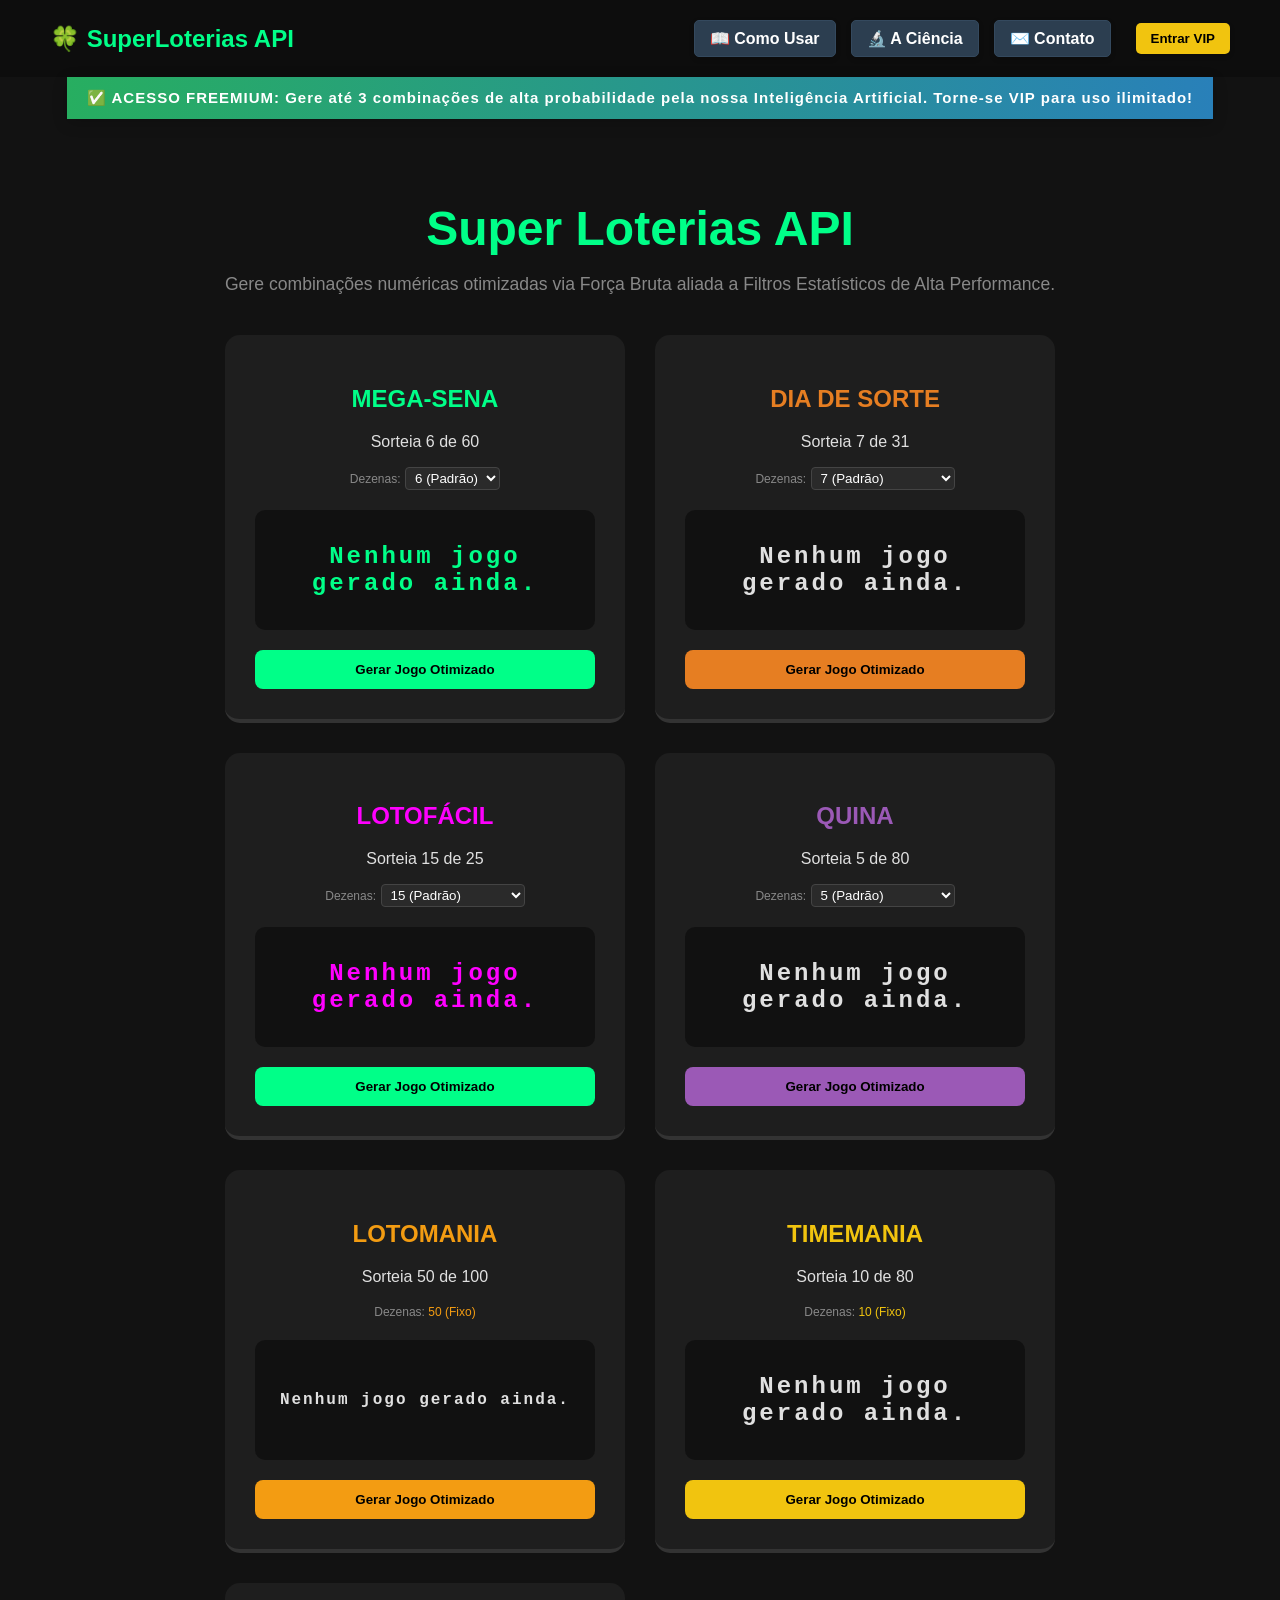
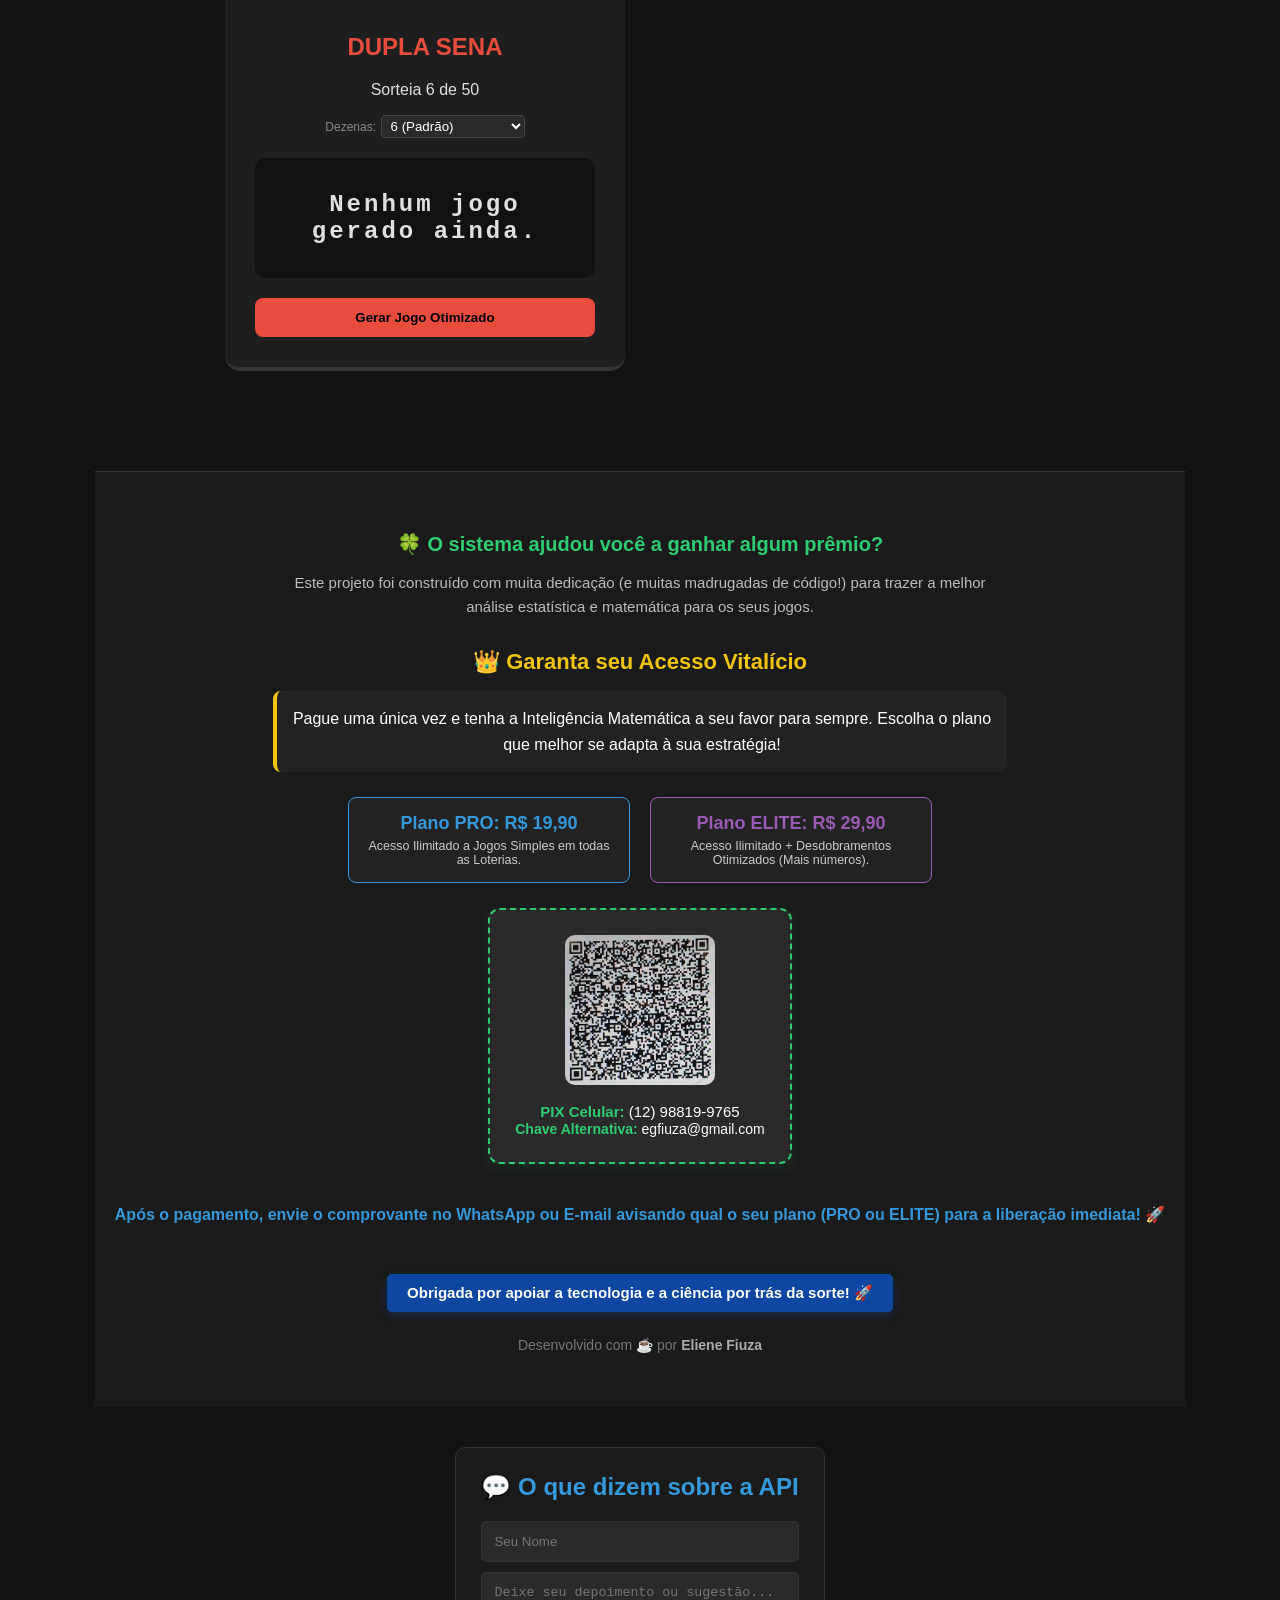
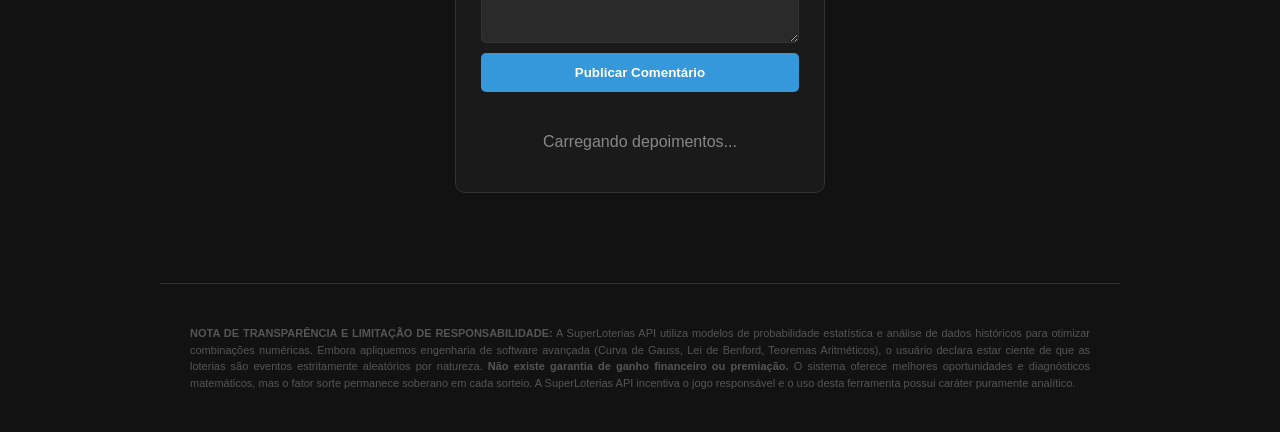
<file: index.html>
<!DOCTYPE html>
<html lang="pt-br">
<head>
    <meta charset="UTF-8">
    <meta name="viewport" content="width=device-width, initial-scale=1.0">
    <title>SuperLoterias API | Inteligência na Nuvem</title>
    <link rel="stylesheet" href="style.css">
</head>
<body>
    <header>
    <div class="logo">🍀 SuperLoterias API</div>
        <nav style="display: flex; gap: 15px; align-items: center; flex-wrap: wrap; justify-content: center;">
            <a href="#" onclick="abrirInstrucoes()" style="padding: 8px 15px; background: #2c3e50; border: 1px solid #34495e; border-radius: 5px; color: white; text-decoration: none; font-weight: bold; transition: 0.3s; box-shadow: 0 2px 5px rgba(0,0,0,0.2);">📖 Como Usar</a>
            <a href="#" onclick="abrirCiencia()" style="padding: 8px 15px; background: #2c3e50; border: 1px solid #34495e; border-radius: 5px; color: white; text-decoration: none; font-weight: bold; transition: 0.3s; box-shadow: 0 2px 5px rgba(0,0,0,0.2);">🔬 A Ciência</a>
            <a href="#" onclick="abrirContato()" style="padding: 8px 15px; background: #2c3e50; border: 1px solid #34495e; border-radius: 5px; color: white; text-decoration: none; font-weight: bold; transition: 0.3s; box-shadow: 0 2px 5px rgba(0,0,0,0.2);">✉️ Contato</a>
            <div id="area-autenticacao" style="margin-left: 10px; display: flex; align-items: center; gap: 10px;">
    </div>
        </nav>
    </header>

    <div style="background: linear-gradient(90deg, #27ae60, #2980b9); color: white; text-align: center; padding: 12px 20px; font-weight: bold; font-size: 15px; letter-spacing: 1px; box-shadow: 0 4px 15px rgba(0, 0, 0, 0.2);">
        ✅ ACESSO FREEMIUM: Gere até 3 combinações de alta probabilidade pela nossa Inteligência Artificial. Torne-se VIP para uso ilimitado!
    </div>

    <main class="container">
        <h1>Super Loterias API</h1>
        <p class="subtitle">Gere combinações numéricas otimizadas via Força Bruta aliada a Filtros Estatísticos de Alta Performance.</p>

        <div class="cards-grid">
            <div class="card mega">
                <h2>MEGA-SENA</h2><p>Sorteia 6 de 60</p>
                <div style="margin: 10px 0;">
                    <label style="font-size: 12px; color: #888;">Dezenas:</label>
                    <select id="qtd_mega" style="background: #2a2a2a; color: white; border: 1px solid #444; border-radius: 4px; padding: 2px 5px;">
                        <option value="6">6 (Padrão)</option>
                        <option value="7">7 (Elite)</option>
                        <option value="8">8 (Elite)</option>
                        <option value="9">9 (Elite)</option>
                        <option value="10">10 (Elite)</option>
                        <option value="15">15 (Elite)</option>
                    </select>
                </div>
                <div id="resultado-mega" class="resultado-box" style="min-height: 80px;">
                    <h2 id="numeros_mega" style="letter-spacing: 3px; margin: 10px 0;">Nenhum jogo gerado ainda.</h2>
                    <p id="analise_mega" style="font-size: 12px; color: #aaa; margin: 0;"></p>
                </div>
                <button id="btn_mega" onclick="gerarJogo('mega')" class="btn-gerar">Gerar Jogo Otimizado</button>
            </div>
            
            <div class="card diadesorte">
                <h2 style="color: #e67e22;">DIA DE SORTE</h2><p>Sorteia 7 de 31</p>
                <div style="margin: 10px 0;">
                    <label style="font-size: 12px; color: #888;">Dezenas:</label>
                    <select id="qtd_diadesorte" style="background: #2a2a2a; color: white; border: 1px solid #444; border-radius: 4px; padding: 2px 5px;">
                        <option value="7">7 (Padrão)</option>
                        <option value="8">8 (Elite)</option>
                        <option value="9">9 (Elite)</option>
                        <option value="10">10 (Elite)</option>
                        <option value="15">15 (Máximo Caixa)</option>
                    </select>
                </div>
                <div id="resultado-diadesorte" class="resultado-box" style="min-height: 80px;">
                    <h2 id="numeros_diadesorte" style="letter-spacing: 3px; margin: 10px 0;">Nenhum jogo gerado ainda.</h2>
                    <p id="analise_diadesorte" style="font-size: 12px; color: #aaa; margin: 0;"></p>
                </div>
                <button id="btn_diadesorte" onclick="gerarJogo('diadesorte')" class="btn-gerar" style="background-color: #e67e22;">Gerar Jogo Otimizado</button>
            </div>

            <div class="card loto">
                <h2>LOTOFÁCIL</h2><p>Sorteia 15 de 25</p>
                <div style="margin: 10px 0;">
                    <label style="font-size: 12px; color: #888;">Dezenas:</label>
                    <select id="qtd_lotofacil" style="background: #2a2a2a; color: white; border: 1px solid #444; border-radius: 4px; padding: 2px 5px;">
                        <option value="15">15 (Padrão)</option>
                        <option value="16">16 (Elite)</option>
                        <option value="17">17 (Elite)</option>
                        <option value="18">18 (Elite)</option>
                        <option value="19">19 (Elite)</option>
                        <option value="20">20 (Máximo Caixa)</option>
                    </select>
                </div>
                <div id="resultado-lotofacil" class="resultado-box" style="min-height: 80px;">
                    <h2 id="numeros_lotofacil" style="letter-spacing: 3px; margin: 10px 0;">Nenhum jogo gerado ainda.</h2>
                    <p id="analise_lotofacil" style="font-size: 12px; color: #aaa; margin: 0;"></p>
                </div>
                <button id="btn_lotofacil" onclick="gerarJogo('lotofacil')" class="btn-gerar">Gerar Jogo Otimizado</button>
            </div>

            <div class="card quina">
                <h2 style="color: #9b59b6;">QUINA</h2><p>Sorteia 5 de 80</p>
                <div style="margin: 10px 0;">
                    <label style="font-size: 12px; color: #888;">Dezenas:</label>
                    <select id="qtd_quina" style="background: #2a2a2a; color: white; border: 1px solid #444; border-radius: 4px; padding: 2px 5px;">
                        <option value="5">5 (Padrão)</option>
                        <option value="6">6 (Elite)</option>
                        <option value="7">7 (Elite)</option>
                        <option value="10">10 (Elite)</option>
                        <option value="15">15 (Máximo Caixa)</option>
                    </select>
                </div>
                <div id="resultado-quina" class="resultado-box" style="min-height: 80px;">
                    <h2 id="numeros_quina" style="letter-spacing: 3px; margin: 10px 0;">Nenhum jogo gerado ainda.</h2>
                    <p id="analise_quina" style="font-size: 12px; color: #aaa; margin: 0;"></p>
                </div>
                <button id="btn_quina" onclick="gerarJogo('quina')" class="btn-gerar" style="background-color: #9b59b6;">Gerar Jogo Otimizado</button>
            </div>

            <div class="card lotomania">
                <h2 style="color: #f39c12;">LOTOMANIA</h2><p>Sorteia 50 de 100</p>
                <div style="margin: 10px 0;">
                    <label style="font-size: 12px; color: #888;">Dezenas: <span style="color: #f39c12;">50 (Fixo)</span></label>
                </div>
                <div id="resultado-lotomania" class="resultado-box" style="min-height: 80px;">
                    <h2 id="numeros_lotomania" style="letter-spacing: 2px; font-size: 16px; margin: 10px 0;">Nenhum jogo gerado ainda.</h2>
                    <p id="analise_lotomania" style="font-size: 12px; color: #aaa; margin: 0;"></p>
                </div>
                <button id="btn_lotomania" onclick="gerarJogo('lotomania')" class="btn-gerar" style="background-color: #f39c12;">Gerar Jogo Otimizado</button>
            </div>

            <div class="card timemania">
                <h2 style="color: #f1c40f;">TIMEMANIA</h2><p>Sorteia 10 de 80</p>
                <div style="margin: 10px 0;">
                    <label style="font-size: 12px; color: #888;">Dezenas: <span style="color: #f1c40f;">10 (Fixo)</span></label>
                </div>
                <div id="resultado-timemania" class="resultado-box" style="min-height: 80px;">
                    <h2 id="numeros_timemania" style="letter-spacing: 3px; margin: 10px 0;">Nenhum jogo gerado ainda.</h2>
                    <p id="analise_timemania" style="font-size: 12px; color: #aaa; margin: 0;"></p>
                </div>
                <button id="btn_timemania" onclick="gerarJogo('timemania')" class="btn-gerar" style="background-color: #f1c40f; color: black;">Gerar Jogo Otimizado</button>
            </div>

            <div class="card duplasena">
                <h2 style="color: #e74c3c;">DUPLA SENA</h2><p>Sorteia 6 de 50</p>
                <div style="margin: 10px 0;">
                    <label style="font-size: 12px; color: #888;">Dezenas:</label>
                    <select id="qtd_duplasena" style="background: #2a2a2a; color: white; border: 1px solid #444; border-radius: 4px; padding: 2px 5px;">
                        <option value="6">6 (Padrão)</option>
                        <option value="7">7 (Elite)</option>
                        <option value="8">8 (Elite)</option>
                        <option value="10">10 (Elite)</option>
                        <option value="15">15 (Máximo Caixa)</option>
                    </select>
                </div>
                <div id="resultado-duplasena" class="resultado-box" style="min-height: 80px;">
                    <h2 id="numeros_duplasena" style="letter-spacing: 3px; margin: 10px 0;">Nenhum jogo gerado ainda.</h2>
                    <p id="analise_duplasena" style="font-size: 12px; color: #aaa; margin: 0;"></p>
                </div>
                <button id="btn_duplasena" onclick="gerarJogo('duplasena')" class="btn-gerar" style="background-color: #e74c3c;">Gerar Jogo Otimizado</button>
            </div>
        </div>
    </main>

    <div id="modal-instrucoes" style="display: none; position: fixed; top: 0; left: 0; width: 100%; height: 100%; background: rgba(0,0,0,0.85); z-index: 1000; justify-content: center; align-items: center;">
        <div style="background: #1a1a1a; padding: 40px; border-radius: 10px; text-align: left; border: 2px solid #e67e22; width: 800px; max-width: 95%; position: relative; color: white; max-height: 85vh; overflow-y: auto;">
            <button onclick="fecharInstrucoes()" style="position: absolute; top: 15px; right: 20px; background: none; border: none; color: white; cursor: pointer; font-size: 18px; font-weight: bold;">X</button>
            
            <h2 style="color: #e67e22; margin-top: 0; text-align: center; font-size: 26px;">🏎️ O Segredo da Teimosinha</h2>
            
            <p style="font-size: 16px; line-height: 1.6; color: #ccc;">Gerar um jogo com a <b>SuperLoterias API</b> e usá-lo apenas uma vez é como comprar uma Ferrari e abastecer com gasolina adulterada! Nossos algoritmos encontram a combinação com a maior tendência estatística. Para que a matemática trabalhe a seu favor, <b>você precisa dar tempo a ela.</b></p>
            
            <div style="background: #222; padding: 15px; border-radius: 8px; border-left: 4px solid #3498db; margin-bottom: 25px;">
                <h3 style="color: #3498db; margin-top: 0;">Regra de Ouro:</h3>
                <p style="margin-bottom: 0;">Ao gerar seus números otimizados, vá à lotérica (ou no app) e marque a opção <b>Teimosinha para 4 ou 8 concursos consecutivos</b>. Mantenha o mesmo jogo forte em vez de trocar por jogos fracos toda semana.</p>
            </div>

            <h3 style="color: #2ecc71; text-align: center;">🏆 Caso Real de Sucesso</h3>
            <div style="background: #2a2a2a; padding: 20px; border-radius: 8px; display: flex; gap: 20px; flex-wrap: wrap; align-items: center; justify-content: center;">
                <div style="flex: 1; min-width: 250px;">
                    <p style="color: #bbb; line-height: 1.6;">
                        Usando as técnicas de Força Bruta e os filtros da API, nossa assinante <strong style="color: #f1c40f;">ELITE</strong> Flávia aplicou a estratégia avançada de desdobramento (8 dezenas) no Dia de Sorte. Resultado? Uma premiação total de <strong style="color: #2ecc71;">R$ 4.469,58</strong> em um único bilhete! Contra fatos (e matemática) não há argumentos.
                    </p>
                </div>
                <div style="flex: 1; text-align: center; min-width: 250px;">
                    <a href="comprovantePremio.pdf" target="_blank" style="display: inline-block; padding: 10px 20px; background: #2ecc71; color: black; font-weight: bold; text-decoration: none; border-radius: 5px;">📄 Ver Comprovante Oficial</a>
                </div>
            </div>
        </div>
    </div>

    <div id="modal-login" style="display: none; position: fixed; top: 0; left: 0; width: 100%; height: 100%; background: rgba(0,0,0,0.8); z-index: 1000; justify-content: center; align-items: center;">
        <div style="background: #1a1a1a; padding: 30px; border-radius: 10px; text-align: center; border: 2px solid #2ecc71; width: 300px; position: relative;">
            <button onclick="fecharModal()" style="position: absolute; top: 10px; right: 15px; background: none; border: none; color: white; cursor: pointer; font-size: 16px;">X</button>
            <h2 style="color: #2ecc71; margin-top: 0;">Entrar no Sistema</h2>
            <input type="email" id="email_login" placeholder="Seu E-mail" style="width: 90%; padding: 10px; margin-bottom: 10px; border-radius: 5px; border: 1px solid #333; background: #2a2a2a; color: white;" required>
            <input type="password" id="senha_login" placeholder="Sua Senha" style="width: 90%; padding: 10px; margin-bottom: 20px; border-radius: 5px; border: 1px solid #333; background: #2a2a2a; color: white;" required>
            <button onclick="fazerLogin(event)" style="width: 100%; padding: 12px; background: #2ecc71; border: none; border-radius: 5px; font-weight: bold; cursor: pointer;">Acessar API</button>
            <p style="color: #888; font-size: 14px; margin-top: 15px;">Ainda não tem conta? <a href="#" onclick="trocarParaCadastro()" style="color: #2ecc71; text-decoration: none; font-weight: bold;">Cadastre-se</a></p>
        </div>
    </div>

    <div id="modal-cadastro" style="display: none; position: fixed; top: 0; left: 0; width: 100%; height: 100%; background: rgba(0,0,0,0.8); z-index: 1000; justify-content: center; align-items: center;">
        <div style="background: #1a1a1a; padding: 30px; border-radius: 10px; text-align: center; border: 2px solid #2ecc71; width: 300px; position: relative;">
            <button onclick="fecharModalCadastro()" style="position: absolute; top: 10px; right: 15px; background: none; border: none; color: white; cursor: pointer; font-size: 16px;">X</button>
            <h2 style="color: #2ecc71; margin-top: 0;">Criar Conta VIP</h2>
            <input type="text" id="nome_cad" placeholder="Seu Nome" style="width: 90%; padding: 10px; margin-bottom: 10px; border-radius: 5px; border: 1px solid #333; background: #2a2a2a; color: white;" required>
            <input type="email" id="email_cad" placeholder="Seu E-mail" style="width: 90%; padding: 10px; margin-bottom: 10px; border-radius: 5px; border: 1px solid #333; background: #2a2a2a; color: white;" required>
            <input type="password" id="senha_cad" placeholder="Sua Senha" style="width: 90%; padding: 10px; margin-bottom: 20px; border-radius: 5px; border: 1px solid #333; background: #2a2a2a; color: white;" required>
            <button onclick="fazerCadastro(event)" style="width: 100%; padding: 12px; background: #55efc4; border: none; border-radius: 5px; font-weight: bold; cursor: pointer; color: #000;">Cadastrar</button>
            <p style="color: #888; font-size: 14px; margin-top: 15px;">Já tem uma conta? <a href="#" onclick="trocarParaLogin()" style="color: #2ecc71; text-decoration: none; font-weight: bold;">Faça Login</a></p>
        </div>
    </div>

    <div id="modal-ciencia" style="display: none; position: fixed; top: 0; left: 0; width: 100%; height: 100%; background: rgba(0,0,0,0.8); z-index: 1000; justify-content: center; align-items: center;">
        <div style="background: #1a1a1a; padding: 40px; border-radius: 10px; text-align: left; border: 2px solid #9b59b6; width: 700px; max-width: 90%; position: relative; color: white; max-height: 80vh; overflow-y: auto;">
            <button onclick="fecharCiencia()" style="position: absolute; top: 15px; right: 20px; background: none; border: none; color: white; cursor: pointer; font-size: 18px; font-weight: bold;">X</button>
            <h2 style="color: #9b59b6; margin-top: 0; text-align: center; font-size: 24px;">A Ciência por trás da Probabilidade</h2>
            <p style="font-size: 15px; line-height: 1.6; color: #ccc;">O <b>SuperLoterias API</b> não é um gerador aleatório de "palpites". É um motor de inteligência artificial que aplica heurísticas avançadas, leis matemáticas imutáveis e mineração de dados em tempo real para filtrar as piores combinações. Nosso algoritmo analisa o comportamento estatístico histórico de todas as loterias do Brasil.</p>
            <div style="background: #2a2a2a; padding: 20px; border-radius: 8px; margin-top: 20px;">
                <ul style="list-style-type: none; padding-left: 0; margin: 0; line-height: 1.8;">
                    <li style="margin-bottom: 10px;">📊 <b>Lei dos Grandes Números:</b> Garantimos que a distribuição das dezenas respeite a tendência de convergência estatística a longo prazo.</li>
                    <li style="margin-bottom: 10px;">📉 <b>Lei de Benford (Primeiro Dígito):</b> Aplicamos a regra logarítmica para analisar a naturalidade da distribuição das dezenas sorteadas.</li>
                    <li style="margin-bottom: 10px;">🔔 <b>Curva de Gauss (Distribuição Normal):</b> Jogos onde a soma foge drasticamente do pico da curva do sino histórico são imediatamente descartados.</li>
                    <li style="margin-bottom: 10px;">🌀 <b>Sequência de Fibonacci:</b> Monitoramento de dezenas que pertencem à proporção áurea, ajustando o peso probabilístico.</li>
                    <li style="margin-bottom: 10px;">⚖️ <b>Leis da Aritmética e Paridade:</b> Controle algorítmico estrito para equilibrar a proporção de números Pares, Ímpares e números Primos.</li>
                    <li style="margin-bottom: 10px;">📡 <b>Sincronização em Tempo Real:</b> Validação cruzada com bancos de dados dos servidores oficiais da Caixa Econômica Federal.</li>
                    <li style="margin-bottom: 0;">💻 <b>Força Bruta Otimizada:</b> Milhares de loops gerados em milissegundos. Se o jogo não passar em <i>todos</i> os filtros acima, a IA o descarta.</li>
                </ul>
            </div>
            <p style="text-align: center; margin-top: 25px; color: #f1c40f; font-weight: bold;">Aqui, a matemática trabalha pela sua sorte.</p>
        </div>
    </div>

    <div id="modal-contato" style="display: none; position: fixed; top: 0; left: 0; width: 100%; height: 100%; background: rgba(0,0,0,0.8); z-index: 1000; justify-content: center; align-items: center;">
        <div style="background: #1a1a1a; padding: 30px; border-radius: 10px; text-align: center; border: 2px solid #3498db; width: 300px; position: relative; color: white;">
            <button onclick="fecharContato()" style="position: absolute; top: 10px; right: 15px; background: none; border: none; color: white; cursor: pointer; font-size: 16px;">X</button>
            <h2 style="color: #3498db; margin-top: 0;">Contato</h2>
            <p>Desenvolvido por <b>Eliene Fiuza</b></p>
            <p>Estudante de Análise e Desenvolvimento de Sistemas (ADS) - FATEC</p>
            <p>✉️ egfiuza@gmail.com</p>
        </div>
    </div>

    <div style="text-align: center; padding: 40px 20px; color: #aaa; font-size: 15px; margin-top: 50px; border-top: 1px solid #333; background-color: #1a1a1a;" id="area-vip">
        <p style="color: #2ecc71; font-weight: bold; font-size: 20px; margin-bottom: 15px;">
            🍀 O sistema ajudou você a ganhar algum prêmio?
        </p>
        <p style="margin-bottom: 30px; font-size: 15px; color: #bbb; max-width: 700px; margin-left: auto; margin-right: auto; line-height: 1.6;">
            Este projeto foi construído com muita dedicação (e muitas madrugadas de código!) para trazer a melhor análise estatística e matemática para os seus jogos.
        </p>
        <p style="color: #f1c40f; font-weight: bold; font-size: 22px; margin-bottom: 15px;">
            👑 Garanta seu Acesso Vitalício
        </p>
        <p style="margin-bottom: 25px; font-size: 16px; color: #fff; max-width: 700px; margin-left: auto; margin-right: auto; line-height: 1.6; background: #222; padding: 15px; border-radius: 8px; border-left: 4px solid #f1c40f;">
            Pague uma única vez e tenha a Inteligência Matemática a seu favor para sempre. Escolha o plano que melhor se adapta à sua estratégia!
        </p>
        <div style="display: flex; justify-content: center; gap: 20px; margin-bottom: 25px; flex-wrap: wrap;">
            <div style="background: #222; padding: 15px; border-radius: 8px; border: 1px solid #3498db; width: 250px;">
                <span style="color: #3498db; font-weight: bold; font-size: 18px;">Plano PRO: R$ 19,90</span><br>
                <small style="color: #ccc; display: block; margin-top: 5px;">Acesso Ilimitado a Jogos Simples em todas as Loterias.</small>
            </div>
            <div style="background: #222; padding: 15px; border-radius: 8px; border: 1px solid #9b59b6; width: 250px;">
                <span style="color: #9b59b6; font-weight: bold; font-size: 18px;">Plano ELITE: R$ 29,90</span><br>
                <small style="color: #ccc; display: block; margin-top: 5px;">Acesso Ilimitado + Desdobramentos Otimizados (Mais números).</small>
            </div>
        </div>
        <div style="background: #2a2a2a; display: inline-block; padding: 25px; border-radius: 12px; border: 2px dashed #2ecc71; box-shadow: 0 4px 15px rgba(46, 204, 113, 0.1); margin-bottom: 25px;">
            <img src="qrcode.png" alt="QR Code PIX VIP" style="width: 150px; height: 150px; border-radius: 10px; margin-bottom: 15px;">
            <br>
            <span style="color: #2ecc71; font-size: 15px;"><b>PIX Celular:</b> <span style="color: #fff;">(12) 98819-9765</span></span><br>
            <span style="color: #2ecc71; font-size: 14px;"><b>Chave Alternativa:</b> <span style="color: #fff;">egfiuza@gmail.com</span></span>
        </div>
        <p style="font-weight: bold; color: #3498db; font-size: 16px; margin-bottom: 35px;">
            Após o pagamento, envie o comprovante no WhatsApp ou E-mail avisando qual o seu plano (PRO ou ELITE) para a liberação imediata! 🚀
        </p>
        <p style="background-color: #0d47a1; color: white; display: inline-block; padding: 10px 20px; border-radius: 5px; font-weight: bold; margin-bottom: 15px; box-shadow: 0 4px 10px rgba(13, 71, 161, 0.3);">
            Obrigada por apoiar a tecnologia e a ciência por trás da sorte! 🚀
        </p>
        <p style="font-size: 14px; color: #777; margin-top: 10px;">
            Desenvolvido com ☕ por <b style="color: #aaa;">Eliene Fiuza</b>
        </p>
    </div>

    <section style="max-width: 800px; margin: 40px auto; padding: 25px; background: #1a1a1a; border-radius: 10px; border: 1px solid #333;">
        <h2 style="color: #3498db; text-align: center; margin-top: 0;">💬 O que dizem sobre a API</h2>
        
        <div style="margin-bottom: 25px; display: flex; flex-direction: column; gap: 10px;">
            <input type="text" id="nome_comentario" placeholder="Seu Nome" style="padding: 12px; border-radius: 5px; border: 1px solid #333; background: #2a2a2a; color: white;" required>
            <textarea id="texto_comentario" placeholder="Deixe seu depoimento ou sugestão..." rows="3" style="padding: 12px; border-radius: 5px; border: 1px solid #333; background: #2a2a2a; color: white; resize: vertical;" required></textarea>
            <button onclick="enviarComentario()" style="padding: 12px; background: #3498db; color: white; border: none; border-radius: 5px; font-weight: bold; cursor: pointer; transition: 0.3s;">Publicar Comentário</button>
        </div>

        <div id="lista_comentarios" style="display: flex; flex-direction: column; gap: 15px;">
            <p style="text-align: center; color: #888;">Carregando depoimentos...</p>
        </div>
    </section>

    <footer style="margin-top: 50px; padding: 30px; border-top: 1px solid #333; color: #555; font-size: 11px; text-align: justify; max-width: 900px; margin-left: auto; margin-right: auto; line-height: 1.5;">
        <p><b>NOTA DE TRANSPARÊNCIA E LIMITAÇÃO DE RESPONSABILIDADE:</b> A SuperLoterias API utiliza modelos de probabilidade estatística e análise de dados históricos para otimizar combinações numéricas. Embora apliquemos engenharia de software avançada (Curva de Gauss, Lei de Benford, Teoremas Aritméticos), o usuário declara estar ciente de que as loterias são eventos estritamente aleatórios por natureza. <b>Não existe garantia de ganho financeiro ou premiação.</b> O sistema oferece melhores oportunidades e diagnósticos matemáticos, mas o fator sorte permanece soberano em cada sorteio. A SuperLoterias API incentiva o jogo responsável e o uso desta ferramenta possui caráter puramente analítico.</p>
    </footer>

<script src="script.js?v=9.1"></script>
</body>
</html>
</file>
<file: style.css>
/* Configurações Globais - Estilo Dark Mode */
:root {
    --primary-color: #00ff88; /* Verde Neon */
    --bg-dark: #121212;       /* Fundo quase preto */
    --card-bg: #1e1e1e;       /* Fundo dos cards */
    --text-light: #e0e0e0;
}

body {
    background-color: var(--bg-dark);
    color: var(--text-light);
    font-family: 'Segoe UI', Tahoma, Geneva, Verdana, sans-serif;
    margin: 0;
    display: flex;
    flex-direction: column;
    align-items: center;
}

/* Cabeçalho */
header {
    width: 100%;
    padding: 20px 50px;
    display: flex;
    justify-content: space-between;
    align-items: center;
    background: rgba(0, 0, 0, 0.3);
    box-sizing: border-box;
}

.logo {
    font-weight: bold;
    color: var(--primary-color);
    font-size: 1.5rem;
}

/* Container Principal */
.container {
    max-width: 1000px;
    text-align: center;
    padding: 50px 20px;
}

h1 {
    font-size: 3rem;
    color: var(--primary-color);
    margin-bottom: 10px;
}

.subtitle {
    font-size: 1.1rem;
    color: #888;
    margin-bottom: 40px;
}

/* Grid de Cards */
.cards-grid {
    display: grid;
    grid-template-columns: repeat(auto-fit, minmax(300px, 1fr));
    gap: 30px;
    margin-top: 20px;
}

.card {
    background: var(--card-bg);
    padding: 30px;
    border-radius: 15px;
    border-bottom: 4px solid #333;
    transition: transform 0.3s ease;
}

.card:hover {
    transform: translateY(-5px);
    border-color: var(--primary-color);
}

.card.mega h2 { color: var(--primary-color); }
.card.loto h2 { color: #ff00ff; } /* Rosa para a Lotofácil */

/* Box de Resultado */
.resultado-box {
    background: #111;
    padding: 20px;
    border-radius: 10px;
    margin: 20px 0;
    min-height: 50px;
    display: flex;
    align-items: center;
    justify-content: center;
    font-family: 'Courier New', Courier, monospace;
}

/* Botões */
.btn-gerar {
    background: var(--primary-color);
    color: #000;
    border: none;
    padding: 12px 25px;
    border-radius: 8px;
    font-weight: bold;
    cursor: pointer;
    width: 100%;
    transition: opacity 0.2s;
}

.btn-gerar:hover {
    opacity: 0.8;
}

.btn-vip {
    background: transparent;
    border: 1px solid var(--primary-color);
    color: var(--primary-color);
    padding: 8px 20px;
    border-radius: 20px;
    cursor: pointer;
}
</file>
